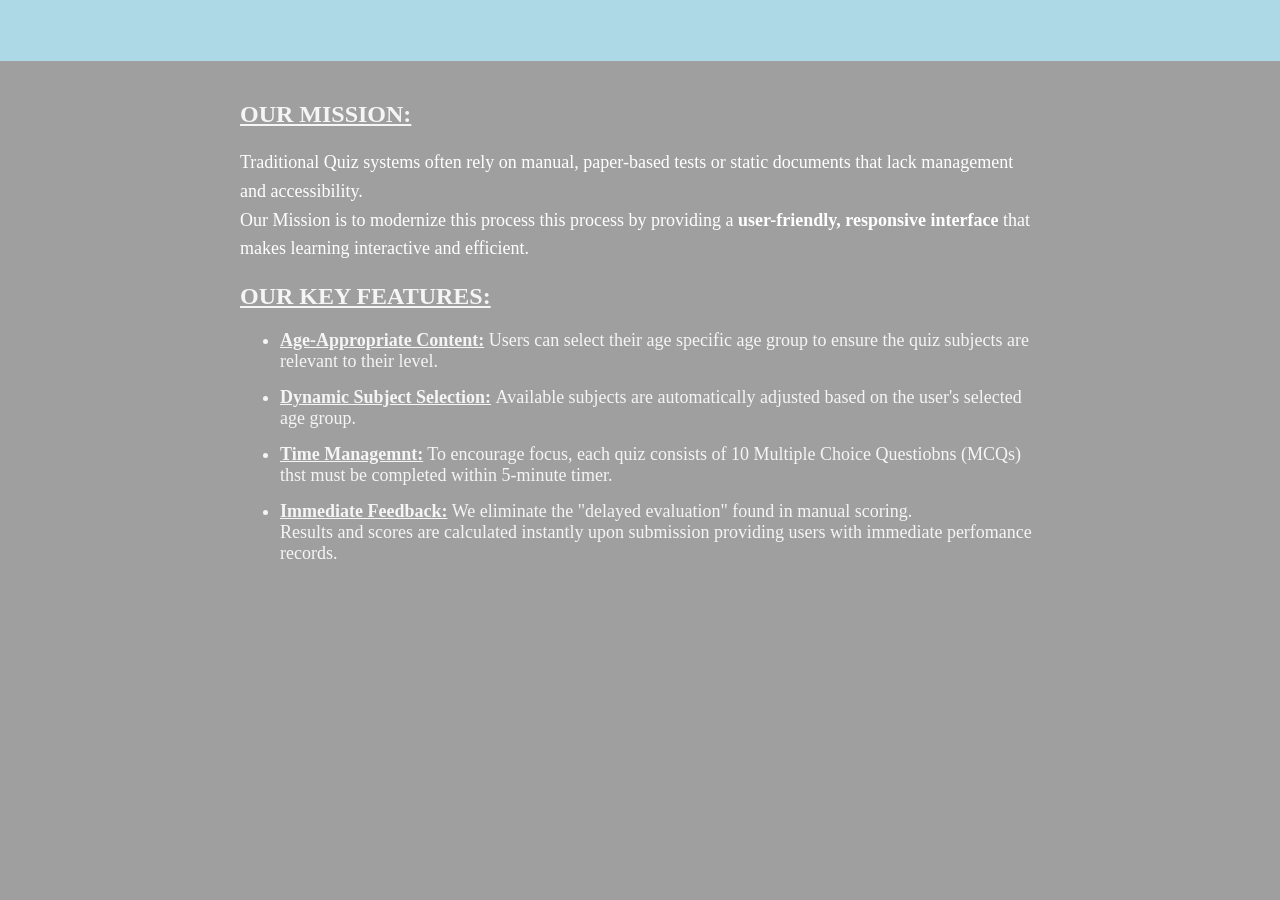
<file: about.html>
<!DOCTYPE html>
<html lang="en">
<head>
    <meta charset="UTF-8">
    <meta name="viewport" content="width=device-width, initial-scale=1.0">
    <title>About Quiz</title>
</head><style>
   body {
    margin: 0;
    padding: 0;
    min-height: 100vh;
    width: 100%;
    color: white;
    display: flex;
    flex-direction: column;
    overflow-x: hidden; 
    overflow-y: auto;
    background-size: cover;
    background-position: center;
    background-attachment: fixed;
}
    .content-wrapper {
    width: 90%; 
    max-width: 800px; 
    margin: 0 auto;
    padding: 20px;
}


body::before {
    content: "";
    position: fixed;
    top: 0;
    left: 0;
    width: 100%;
    height: 100%;
    background-image: url('https://static.vecteezy.com/system/resources/thumbnails/043/732/088/small_2x/question-mark-particle-appear-slow-float-and-faded-with-bubbles-on-the-dark-blue-background-free-video.jpg');
    background-size: cover;
    background-position: center;
    background-attachment: fixed;
    filter: blur(8px);
    background-color: rgba(65, 64, 64, 0.5); 
    background-blend-mode: darken;
    z-index: -1; 
    transform: scale(1.1);
}
.header-box {
    background-color: lightblue;
    text-align: center;
    color: black;
    padding: 10px;
    width: 100%;
}
 p{
    color:white;
    text-align: left;
    font-size:18px;
    font-family: Georgia, serif;
    line-height: 1.6;
 }
h2 {
 font-size: 24px;
 margin-top: 20px;
}

ul li {
    margin-bottom: 15px; 
}
</style>
<body>
<div class="header-box"> <marquee> <h1 style="font-family:Georgia; letter-spacing: 2px; color:navy; margin:0; text-align:center">
Making Knowledge Accessible & Fun</h1></marquee>
</div>
<div class="content-wrapper">
<h2 style="text-align: left; color:whitesmoke;"><U>OUR MISSION:</U></h2>
<p> Traditional Quiz systems often rely on manual, paper-based tests or static documents that lack management and accessibility.<br> Our Mission is to modernize this process this process by providing a <b>user-friendly, responsive interface</b> that makes learning interactive and efficient.</p>
<h2 style="color:whitesmoke"><U>OUR KEY FEATURES:</U></h2>
<ul style="color:whitesmoke; font-size: 18px; font-family: Georgia; text-align: left;">
<li><b> <u>Age-Appropriate Content:</u></b> Users can select their age specific age group to ensure the quiz subjects are relevant to their level.</li>
<li> <b><u> Dynamic Subject Selection:</u> </b>  Available subjects are automatically adjusted based on the user's selected age group.</li>
<li> <b><u>Time Managemnt:</u></b>  To encourage focus, each quiz consists of 10 Multiple Choice Questiobns (MCQs) thst must be completed within 5-minute timer.</li>
<li> <b><u>Immediate Feedback:</u></b>  We eliminate the "delayed evaluation" found in manual scoring. <br>Results and scores are calculated instantly upon submission providing users with immediate perfomance records.</li></ul>
</div></body>
</html>
</file>
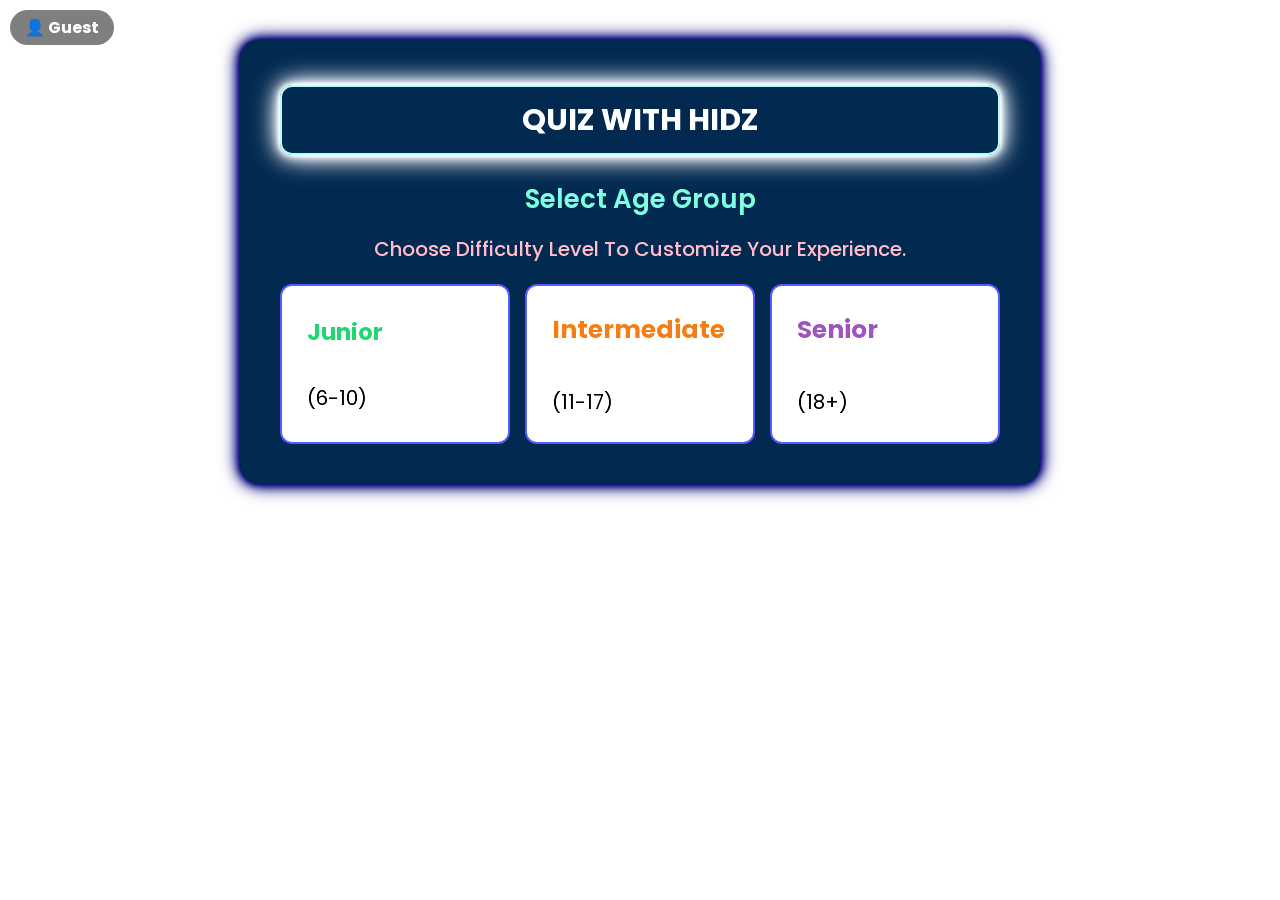
<file: age.html>
<!DOCTYPE html>
<html lang="en">
<head>
    <meta charset="UTF-8">
    <meta name="viewport" content="width=device-width, initial-scale=1.0">
    <title>Select Age Group- Quiz With Hidz</title>
    
    <link href="https://fonts.googleapis.com/css2?family=Poppins:wght@400;700&display=swap" rel="stylesheet" >
</head>
<style>
    *{
        margin: 0;
        padding:0;
        box-sizing: border-box;
        font-family: 'Poppins', sans-serif;
    }
 body{
        background-image:url('https://static.vecteezy.com/system/resources/thumbnails/043/732/088/small_2x/question-mark-particle-appear-slow-float-and-faded-with-bubbles-on-the-dark-blue-background-free-video.jpg') ;
   height:100%;
    width:100%;
     background-repeat:no-repeat;
     background-position:center;
     background-attachment: fixed;
     margin:0;
     color:white;
      background-size:cover;
      filter: brightness(100%) contrast(115%);
      image-rendering: smooth;
      align-items:center;
      display: flex;
      text-align: center;
    
      justify-content: center;
 }
    .config-card{
        background-color:#123456;
        text-align: center;
        width:90%;
        max-width: 800px;
        height: auto;;
        padding:40px;
        border-radius:20px;
        box-shadow:0 10px 30px rgba(0,0,0,0.05);
        margin: 40px auto;
        box-shadow: 0 0 5px rgb(3, 3, 99), 0 0 10px navy, 0 0 15px navy, 0 0 20px navy;
    }
    .title {
        font-weight: 700;
        font-size:30px;
        line-height:1.2;
        margin-bottom:10px;
        border-style: solid;
        border-color: paleturquoise;
        border-width: 2.5px;
        border-left: 0.3;
        border-right:0.3;
        padding:15px;
        border-radius: 12px;
        margin-top:5px;
        box-shadow:0 0 5px white, 0 0 10px white, 0 0 20px white, 0 0 30px white;
    }
    .section h2{
        color:aquamarine;
        font-weight:530;
        font-size:26px;
        margin-bottom:15px;
        margin-top:25px;
        text-align: center;
    }
    .section p{
        color:lightpink;
        font-weight: 450;
        font-size:20px;
        margin-bottom: 15px;
        text-align:center;
    }
    .section{
        text-align:left;
        margin-bottom: 20px;
        margin-top:20px;
    }
    .options-container{
        display: flex;
        gap:15px;
        flex-wrap: wrap;
        justify-content: center;
        margin-top: 20px;
    }
    .age-box{
        background-color:transparent;
        padding:30px 15px;
        cursor: pointer;
        transition: all 0.2s ease;
        font-size:13px;
        display: flex;
        flex: 1 1 200px;
        padding:25px;
        background: #fff;
        border-radius: 12px;
        max-width: 250px;
        flex-direction: column;
        justify-content: center;
        text-align: center;
        border: 2px solid #5d5fef; 
    }
    .age-box:hover{
        transform:translateY(-5px);
        background: #fff;
        transition: all 0.3s cubic-bezier(0.175, 0.885, 0.32, 1.275);   
    }
    .junior{
        color: #2ecc71;
        font-size:23px;
    }
    .junior p{
        color:black;
        font-size:20px;
    }
    .intermediate{
        color: #e67e22;
        font-size: 25px;
    }
    .intermediate p{
        color:black;
        font-size:20px;
    }
    .senior{
        color:#9b59b6;
        font-size: 25px;
    }
    .senior p{
        color:black;
        font-size:20px;
    }
    .button {
        border-color:lightcyan ;
    }
    .age-range{
        font-size:20px;
        margin-top: 0px;
        font-weight: 500px;
        opacity:1.5;
    }
    .age-box.junior:hover{
        border-color:#2ecc71;
        box-shadow:0 10px 20px rgba(46, 204, 113, 0.2), 0 0 15px rgba(46, 204, 113, 0.1);
    }
    .age-box.intermediate:hover{
        border-color:#e67e22;
        box-shadow:0 10px 20px rgba(230, 126, 34, 0.2), 0 0 15px rgba(230, 126, 34, 0.1);
    }
    .age-box.senior:hover{
        border-color:#9b59b6;
        box-shadow: 0 10px 20px rgba(155, 89, 182, 0.2), 0 0 15px rgba(155, 89, 182, 0.1);
    }
    .home-icon{
        position: absolute;
        top:20px;
        right:20px;
        text-decoration: none;
        transition:transform 0.3s ease;
    }
    .home-icon:hover{
        transform:scale(1.2);
    }
    .house-shape{
        width:25px;
        height:20px;
        background: whitesmoke;
        position: relative;
        border-radius: 2px;
    }
    .house-shape::before{
        content:'';
        position:absolute;
        top:-10px;
        left:-1px;
        width:0;
        height:0;
        border-left:13px solid transparent;
        border-right: 13px solid transparent;
        border-bottom: 11px solid whitesmoke;

    }
    .user-display {
    position: fixed;
    top: 15px;
    left: 15px;
    background: rgba(255, 255, 255, 0.2);
    padding: 8px 15px;
    border-radius: 20px;
    color: white;
    font-weight: bold;
    border: 1px solid rgba(255, 255, 255, 0.3);
    backdrop-filter: blur(5px);
    z-index: 2000; /* Ensures it stays on top */
}
    @media (max-width: 600px) {
    .config-card {
        padding: 20px 15px;
        margin-top: 20px;
    }

    .title {
        font-size: 22px; /* Smaller title for small screens */
        padding: 10px;
    }

    .age-box {
        flex: 1 1 100%; /* Take full width on phones */
        max-width: 100%;
        padding: 15px;
    }

    .section h2 {
        font-size: 20px;
    }
}
    </style>
<body>
    <div id="user-display" style="position: fixed; top: 10px; left: 10px; color: white; background: rgba(0,0,0,0.5); padding: 5px 15px; border-radius: 20px; font-weight: bold; z-index: 9999;">
    👤 <span id="display-name">Guest</span>
</div>

<script>
    window.addEventListener('load', function() {
        const displayName = document.getElementById('display-name');
        const savedName = localStorage.getItem('quizUserName');

        if (savedName && displayName) {
            displayName.innerText = savedName;
        }
    });
</script>

    
    <div class="config-card">
        <a href="login.html" class="home-icon" title="Go To Login">
            <div class="house-shape"></div></a>
        </a>
            <h1 class="title">QUIZ WITH HIDZ</h1>
            <div class="section">
            <h2> Select Age Group</h2>
            <p> Choose Difficulty Level To Customize Your Experience.</p>
        </div>
        <div class="options-container">
            <button class="age-box junior" onclick="window.location.href='subjects.html?group=junior'">
                <strong> Junior</strong>
               <br> <p class="age-range"> (6-10)</p>
            </button>
            <button class="age-box intermediate" onclick="window.location.href='subjects.html?group=intermediate'">
                <strong>Intermediate </strong>
               <br> <p class="age-range"> (11-17)</p>
            </button>
            <button class="age-box senior" onclick="window.location.href='subjects.html?group=senior'">
                <strong> Senior</strong>
                <br><p class="age-range"> (18+)</p>
            </button>
        
        </div>
    </div>
 
</body>
</html>
</file>
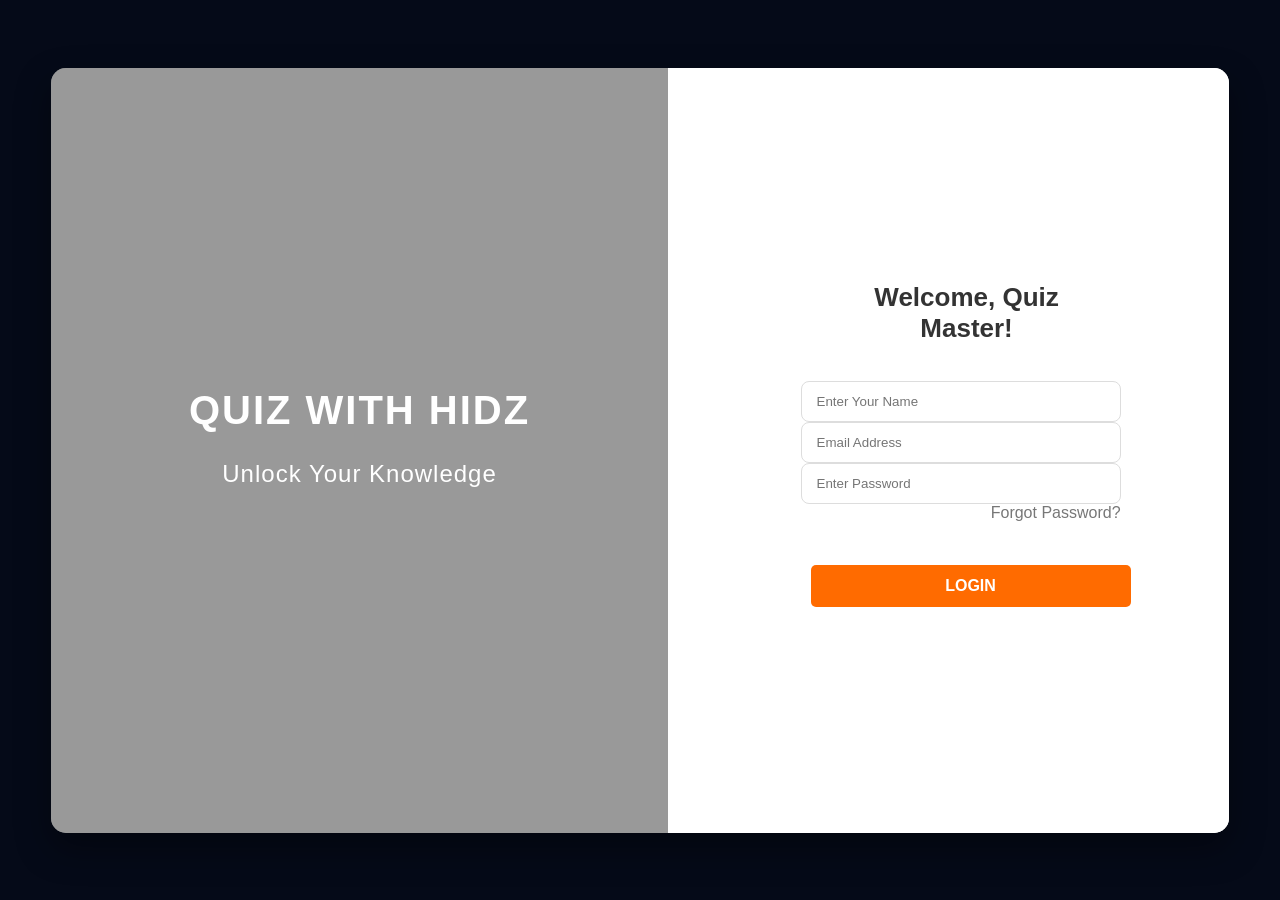
<file: login.html>
<!DOCTYPE html>
<html lang="en">
<head>
    <meta charset="UTF-8">
    <meta name="viewport" content="width=device-width, initial-scale=1.0">
    <title>Document</title>
</head>
<style>
   body{
        margin:0;
        display:flex;
        justify-content:center ;
        align-items: center;
        min-height: 100vh;
        background-color:#050a18;
        font-family: 'Seoge UI', 'Segoe UI', Tahoma, Geneva, Verdana, sans-serif;
       padding:20px;
       box-sizing: border-box;
}
    
.login-card{
    display: flex;
    height:85vh;
    background: #fff;
    width: 95%;
    max-height: 800px;
    max-width: 1200px;
    min-height:500px;
    box-shadow: 0 15px 35px rgba(0,0,0,0.4);
    overflow:hidden;
    border-radius: 15px;
}
    @media (max-width: 850px) {
    .login-card {
        flex-direction: column;
        height: auto;
        max-height: none;
        width: 100%;
    }
    
    .left-panel {
        height: 300px;
    }

    .left-panel h1 {
        font-size: 1.8rem;
    }

    .right-panel {
        padding: 30px 20px;
    }
}
.left-panel{
    flex:1.2;
    background: linear-gradient(rgba(0,0,0,0.4), rgba(0,0,0,0.4)), 
    url('https://thumbs.dreamstime.com/b/brain-bulb-ai-generated-image-289682737.jpg');
   background-position:center 20%;
    display: flex;
    background-size:cover;
    flex-direction: column;
    justify-content: center;
    align-items: center;
    text-align: center;
    color:white;
    padding: 20px;
    overflow:hidden;
}
.left-panel .logo{
    width: 120px;
    filter: drop-shadow(0 0 10px rgba(255, 255, 255, 0.5));
}
.left-panel h1{
    font-size: 2.5rem;
    letter-spacing: 2px;
    margin-top:0px;
    font-weight:300px;
}
.left-panel p{
    font-size:1.5rem ;
    letter-spacing: 1px;
    font-weight: 230px;
}
.right-panel{
    flex:1;
    display: flex;
    justify-content: center;
    align-items: center;
    padding: 40px;
    overflow-y: auto;
    background: #ffffff;
}
.form-container{
    width:100%;
    max-width: 320px;
}
.form-container h2{
    margin-bottom: 25px;
    margin-left: 36px;
    text-align: center;
    color:#333;
    font-weight: 600px;
    font-size: 26px;
}
.input{
    margin-bottom: 20px;
    width:100%;
    padding: 12px;
    border-radius:5px;
}
.input input{
    width:100%;
    padding: 12px 15px;
    border:1px solid #ddd;
    border-radius: 8px;
    box-sizing: border-box;
}
.input input:focus{
    border-color: #ff6b00;
}
.login-btn{
    width: 100%;
    padding: 12px;
    background: #ff6b00;
    border:none;
    border-radius: 5px;
    color:white;
    font-weight: 600;
    font-size: 16px;
    cursor: pointer;
    margin-top: 10px;
    margin-left: 10px;
    transition: background 0.3s;
}
.login-btn:hover{
    background: #e65a00;
}
.forgot-pass{
    display: block;
    text-align: right;
    font-size: 1rem;
    color:#777;
    text-decoration: none;
    margin-bottom:15px;
}


</style>
<body>
    <div class="login-card">
    <div class="left-panel">
 <DIV class="overlay-text"> 
    <h1>QUIZ WITH HIDZ</h1>
<p> Unlock Your Knowledge </p></DIV>
    </div>
    <div class="right-panel">
        <div class="form-container">
            <h2> Welcome, Quiz Master!</h2>
            <form id="loginForm">
                <div class="input">
                    <input type="text" id="username-input" placeholder="Enter Your Name" required><br>
                <input type="email" id="email" placeholder="Email Address" required><br>
                <input type="password" id="password" placeholder="Enter Password" required><br>
                <a href="#" class="forgot-pass"> Forgot Password?</a><br>
                <button type="submit" class="login-btn"> LOGIN</button><br>
            </form>
        </div>
    </div>
<script>

       const myForm= document.getElementById('loginForm');
       myForm.addEventListener('submit', function(event){
        event.preventDefault();
        const emailvalue= document.getElementById('email').value;
        const passvalue= document.getElementById('password').value;
        if (emailvalue!=="" && passvalue!=="") {
            window.location.href="age.html";
        }
        else{
            alert("Please Fill In Your Name, Email And  Password.");
        }
        });
  
    document.getElementById('username-input').addEventListener('input', function() {
        localStorage.setItem('quizUserName', this.value);
    });

   
    function goToSubjects(ageGroup) {
        const nameInput = document.getElementById('username-input').value;

        if (nameInput.trim() === "") {
            alert("Please enter your name to continue!");
            return;
        }
        window.location.href = "subjects.html?group=" + ageGroup;
    }

    </script>
</body>
</html>
</file>
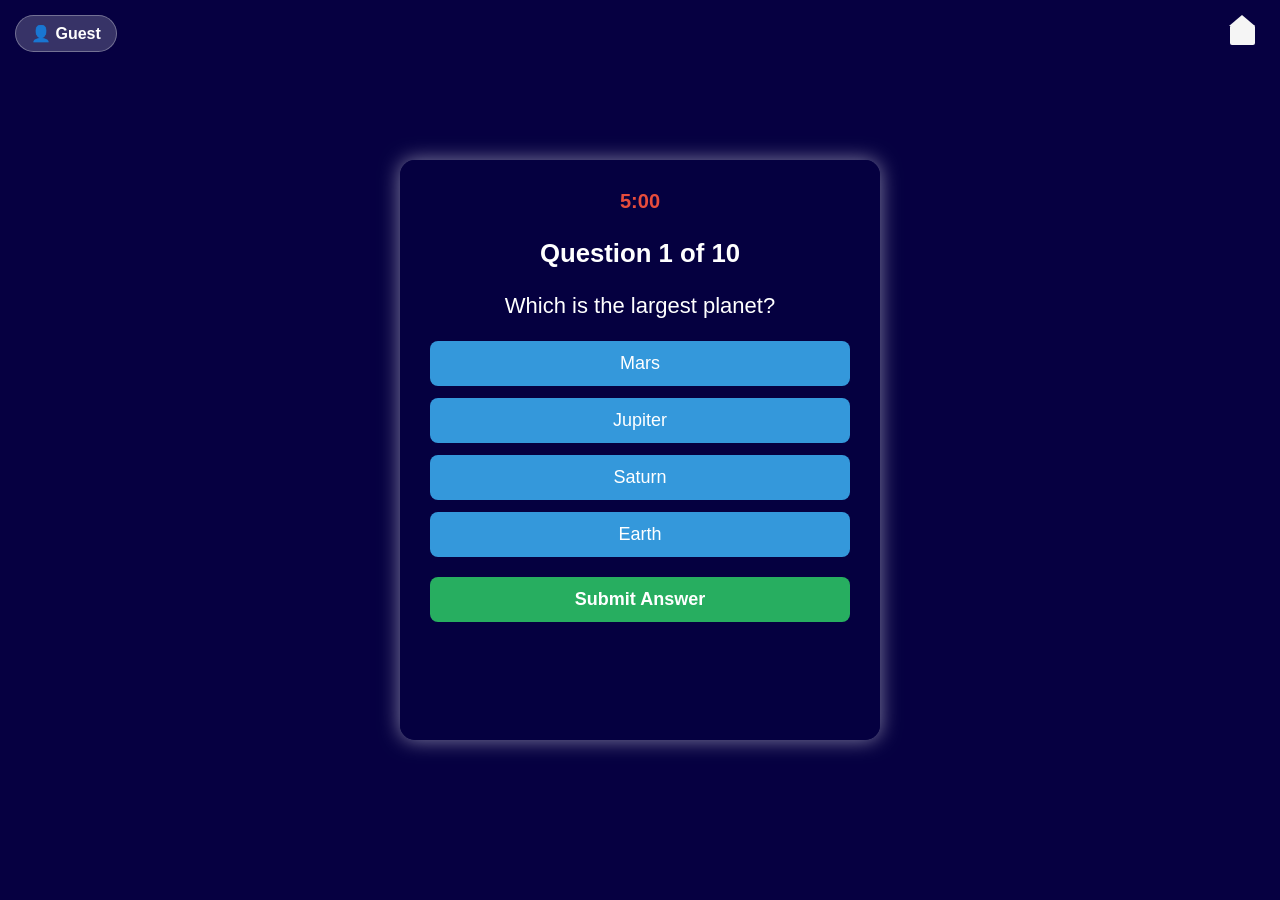
<file: QuizPanel.html>
<!DOCTYPE html>
<html lang="en">
<head>
    <meta charset="UTF-8">
    <meta name="viewport" content="width=device-width, initial-scale=1.0">
    <title>Quiz With Hidz</title>
    <style>
        .hidden { display: none !important; }
        body {
            background-color: #060041;
            background-image: url('https://static.vecteezy.com/system/resources/thumbnails/043/732/088/small_2x/question-mark-particle-appear-slow-float-and-faded-with-bubbles-on-the-dark-blue-background-free-video.jpg');
            background-size: cover;
            display: flex;
            justify-content: center;
            align-items: center;
            min-height: 100vh;
            margin: 0;
            font-family: Arial, sans-serif;
        }
        .user-display {
    position: fixed;
    top: 15px;
    left: 15px;
    background: rgba(255, 255, 255, 0.2);
    padding: 8px 15px;
    border-radius: 20px;
    color: white;
    font-weight: bold;
    border: 1px solid rgba(255, 255, 255, 0.3);
    backdrop-filter: blur(5px);
    z-index: 2000; /* Ensures it stays on top */
}

        /* FIXED: Increased Z-Index to ensure buttons are clickable */
        .Quiz-container {
            background: rgba(6, 0, 65, 0.95);
            padding: 30px;
            border-radius: 15px;
            width: 420px;
            min-height: 520px;
            text-align: center;
            color: white;
            font-size: 22px;
            box-shadow: 0 0 20px rgba(255, 255, 255, 0.5);
            position: relative;
            z-index: 999; 
        }

        .option-btn {
            display: block;
            width: 100%;
            margin: 12px 0;
            padding: 12px;
            background-color: #3498db;
            color: white;
            border: none;
            border-radius: 8px;
            cursor: pointer;
            font-size: 18px;
            transition: 0.3s;
            position: relative;
            z-index: 1000; /* Highest priority */
        }
     .house-shape {
    width: 25px;
    height: 20px;
    background: whitesmoke;
    border-radius: 2px;
    
    /* Position it in the Top Right */
    position: fixed; 
    top: 25px;      /* Distance from top */
    right: 25px;    /* Distance from right */
    
    z-index: 100;   /* Keeps it above all other layers */
    cursor: pointer;
    transition: transform 0.3s ease;
}

/* Your roof code stays the same */
.house-shape::before {
    content: '';
    position: absolute;
    top: -10px;
    left: -1px;
    width: 0;
    height: 0;
    border-left: 13px solid transparent;
    border-right: 13px solid transparent;
    border-bottom: 11px solid whitesmoke;
}

.house-shape:hover {
    transform: scale(1.2);
}

        .option-btn:hover { background-color: #2980b9; transform: scale(1.02); }
        .option-btn.selected { background-color: #f39c12 !important; border: 2px solid white; }
        
        .submit-btn { background-color: #27ae60 !important; font-weight: bold; margin-top: 20px; }

        .star-container { margin: 18px 0; height: 65px; }
        .star { font-size: 70px; color: #333; display: inline-block; opacity: 0; transform: scale(0); margin: 0 5px; }
        .star.animate { animation: popIn 0.5s forwards; }
        .star.glow { color: #f1c40f; text-shadow: 0 0 20px #f1c40f; }

        @keyframes popIn {
            0% { transform: scale(0); opacity: 0; }
            70% { transform: scale(1.3); opacity: 1; }
            100% { transform: scale(1); opacity: 1; }
        }

        .review-box { 
            text-align: left; background: rgba(0,0,0,0.5); 
            padding: 15px; margin-top: 15px; border-radius: 8px; 
            max-height: 200px; overflow-y: auto; font-size: 15px;
            border: 1px solid #444;
        }
    </style>
</head>
<body>
 
        <a href="login.html" class="home-icon" title="Go To Login">
            <div class="house-shape"></div></a>
        </a>
         <div id="user-name-tag" class="user-display">👤 <span id="display-name">Guest</span></div>
    <div class="Quiz-container">
        <div id="quiz-box">
            <div id="timer" style="font-weight: bold; color: #e74c3c; font-size: 20px;">5:00</div>
            <h3 id="qs-content">Question 1</h3>
            <p class="qs-text">Loading...</p>
            <div id="options"></div>
            <button id="next-btn" class="option-btn submit-btn" onclick="submitAnswer()">Submit Answer</button>
        </div>

        <div id="result" class="hidden">
            <h2>Quiz Finished!</h2>
            <div class="star-container">
                <span id="star1" class="star">★</span>
                <span id="star2" class="star">★</span>
                <span id="star3" class="star">★</span>
            </div>
            <p id="final-score" style="font-size: 24px; color: #f1c40f; font-weight: bold;"></p>
            
            <button class="option-btn" style="background:#9b59b6" onclick="toggleReview()">Review Answers</button>
            <button class="option-btn" onclick="location.reload()">Try Again</button>
            <button class="option-btn" style="background:#e67e22" onclick="changeSubject()">Change Subject</button>
           <a href="index.html">  <button class="option-btn" type="submit" value="logout" onclick=""><b>LOGOUT</b></button></a>
 
            <div id="review-list" class="review-box hidden"></div>
        </div>
    </div>

<script>
  window.onload = function() {
    const savedName = localStorage.getItem('quizUserName');
    if (savedName) {
        document.getElementById('display-name').innerText = savedName;
    }
    
};
const questions = {
    junior: {
        GK: [
            {q: "Which is the largest planet?", o: ["Mars", "Jupiter", "Saturn", "Earth"], a: 1},
            {q: "Days in a normal year?", o: ["300", "365", "366", "356"], a: 1},
            {q: "Tallest animal on Earth?", o: ["Elephant", "Lion", "Bear", "Giraffe"], a: 3},
            {q: "Colors in a rainbow?", o: ["5", "6", "7", "8"], a: 2},
            {q: "Which is the 'Red Planet'?", o: ["Venus", "Mars", "Jupiter", "Mercury"], a: 1},
            {q: "What do bees make?", o: ["Milk", "Honey", "Juice", "Water"], a: 1},
            {q: "How many legs does a spider have?", o: ["6", "8", "4", "10"], a: 1},
            {q: "Capital of France?", o: ["London", "Berlin", "Paris", "Rome"], a: 2},
            {q: "Which fruit fell on Newton?", o: ["Banana", "Apple", "Pear", "Orange"], a: 1},
            {q: "Fastest land animal?", o: ["Lion", "Cheetah", "Tiger", "Horse"], a: 1}
        ],
       Maths: [
            {q: "What is the sum of 5 + 5?", o: ["11", "4", "10", "7"], a: 2},
            {q: "How many sides does a hexagon have?", o: ["3", "7", "9", "6"], a: 3},
            {q: "Which is larger: 74 or 47?", o: ["47", "74", "Both", "None"], a: 1},
            {q: "2 x 3 = ?", o: ["5", "6", "8", "4"], a: 1},
            {q: "10 - 4 = ?", o: ["5", "6", "7", "4"], a: 1},
            {q: "What comes after 19?", o: ["18", "21", "20", "22"], a: 2},
            {q: "How many corners in a square?", o: ["3", "4", "5", "0"], a: 1},
            {q: "Half of 20?", o: ["5", "10", "15", "2"], a: 1},
            {q: "3 + 3 + 3 = ?", o: ["6", "12", "9", "10"], a: 2},
            {q: "Double of 4?", o: ["6", "8", "10", "12"], a: 1}
        ],
        Science: [
            {q: "Which part of the plant makes food?", o: ["Roots", "Leaves", "Stem", "Flower"], a: 1},
            {q: "Which gas do we inhale?", o: ["Carbon", "Sulphur", "Helium", "Oxygen"], a: 3},
            {q: "Who studies space and stars?", o: ["Poet", "Astronomer", "Teacher", "Scientist"], a: 1},
            {q: "What is ice?", o: ["Solid", "Liquid", "Gas", "Plasma"], a: 0},
            {q: "Boiling point of water?", o: ["50°C", "90°C", "100°C", "120°C"], a: 2},
            {q: "Largest organ of human body?", o: ["Heart", "Brain", "Skin", "Lungs"], a: 2},
            {q: "Main source of energy for Earth?", o: ["Moon", "Sun", "Stars", "Electricity"], a: 1},
            {q: "How many senses do humans have?", o: ["4", "5", "6", "7"], a: 1},
            {q: "What do plants need to grow?", o: ["Soda", "Water", "Coffee", "Sand"], a: 1},
            {q: "Earth's only natural satellite?", o: ["Mars", "Sun", "Moon", "Venus"], a: 2}
        ],
        Fun: [
            {q: "What is the name of toy cowboy in the movie Toy Story?", o:["Woody", "Sid", "Hamm","Buzz Lightyear"], a:0},
            {q: "Who lives in a pineapple under the sea?", o:["Masha & Bear", "SpongeBob SquarePants", "Tom & Jerry", "Oggy & Cockroaches"], a:1},
            {q: "What is the namme of the snowman in Frozen who likes warm hugs?", o:["Swen", "Olaf", "Kristroff", "Bruni"], a:1},
            {q: "Which superhero can climb the walls and shoot webs from his hands?", o:["Hulk", "Power Rangers", "Spider-Man", "Thor"], a:2},
            {q: "What color are the Smurfs?", o:["Green", "Pink", "White", "Blue"], a:3},
            {q: "In the Harry Potter books, what is the name of the school for wizards?", o:["Hogwarts","Willowshade Sanctrum", "Elderwood Academy", "Glintstone School Of Charms"], a:0},
            {q:"In the movie Finding Nemo, what kind of fish is Nemo?", o:["Blue Tang", "Goldfish", "Shark", "Clownfish"], a:3},
            {q:"Which yellow, electric-type Pokémon is the best friend and partner of the trainer Ash Ketchum?", o:["Charmandar", "Squirtle", "Pikachu","Eevee"], a:2},
            {q:"Which famous singer is known for her 'Eras Tour' and songs like 'Shake It Off'?", o:["Araiana Garnde", "Taylor Swift", "Billie Eilish", "Sabrina Carpenter"], a:1},
            {q:"What is the name of Mickey Mouse's pet dog?", o:["Eric", "Olaf", "Dumbo", "Pluto"], a:3},
        ]
    },
     intermediate: {
        GK: [
            {q: "Capital of India?", o: ["Mumbai", "New Delhi", "Kolkata", "Chennai"], a: 1},
            {q: "Largest ocean?", o: ["Atlantic", "Pacific", "Indian", "Arctic"], a: 1},
            {q: "Who wrote Romeo and Juliet?", o: ["Shakespeare", "Homer", "Dickens", "Twain"], a: 0},
            {q: "Currency of USA?", o: ["Euro", "Pound", "Dollar", "Yen"], a: 2},
            {q: "Longest river in the world?", o: ["Amazon", "Nile", "Ganges", "Mississippi"], a: 1},
            {q: "Which country has the most population?", o: ["USA", "China", "India", "Russia"], a: 2},
            {q: "First man to walk on the moon?", o: ["Buzz Aldrin", "Neil Armstrong", "Yuri Gagarin", "Elon Musk"], a: 1},
            {q: "Smallest continent?", o: ["Europe", "Africa", "Australia", "Antarctica"], a: 2},
            {q: "Which planet is known as the Blue Planet?", o: ["Mars", "Earth", "Neptune", "Uranus"], a: 1},
            {q: "How many continents are there?", o: ["5", "6", "7", "8"], a: 2}
        ],
        Science:[
             {q: "Which part of the plant cell is responsible for photosynthesis, giving plants their green color?", o:["Nucleus", "Chloroplast", "Cell Wall", "Mitochondria"], a:1},
             {q: "According to Newton's First Law of Motion, an object at rest will stay at rest unless acted upon by what?", o:["An unbaalnced force", "Velocity", "Friction", "Gravity"], a:0},
             {q: "Which of the following is a 'Chemical Change'?", o:["Chopping wood", "Dissolving sugar in tea", "iron rsuting", "Ice melting into water"], a:2},
             {q: "What is the pH value of pure, neutral water?", o:["14", "7", "10", "0"], a:1},
             {q: "Which planet is known as the 'Red Planet' due to the iron oxide on its surface?", o:["Jupiter", "Saturn", "Venus", "Mars"], a:3},
             {q: "In a human body, which gas is exchanged for Oxygen in the lungs to be exhaled?", o:["hydrogen", "Carbon dioxide", "Nitrogen", "Helium"], a:1},
             {q: "What is the primary source of energy for the Earth's water cycle?", o:["The Sun", "The Moon", "Wind", "Volcanoes"], a:0},
             {q: "Which state of matter has a definite volume but takes the shape of its container?", o:["gas", "Solid", "Liquid", "Plasma"], a:2},
             {q: "Sound waves cannot travel through which of the following?", o:["A Vaccum", "Air", "Steel", "Water"], a:0},
             {q: "What is the chemical symbol for the elment Gold?", o:["Au", "Gd", "Ag", "Fe"], a:0},
     ],

        Maths:[
            {q: "Which of these numbers is a 'Prime number'?", o:["15", "9", "13", "21"], a:2},
            {q: "If a square has a perimeter of 20 cm, what is the length of one side?", o:["4 cm", "10 cm", "5 cm", "25cm"], a:2},
            {q: "What is the value of X in the equation: 2X + 10 =30 ", o:["20", "10", "15", "5"], a:1},
            {q: "If you roll a standard 6-sided die, what are the chnaces of rolling an Even number", o:["2 out of 3", "1 out of 6", "1 out of 3", "1 out of 2"], a:3}, 
            {q: "What is 2 to the power of 4 ie. (2)^4 ?", o:["16", "8", "32", "6"], a:0},
            {q: "A triangle has angles of 60° and 40°. What is the measurement of the third angle?", o:["180°","100°", "80°", "90°"], a:2},
            {q: "If a car travels at 60 miles per hour, how far will it trabvel in 2.5 hours?", o:["130 miles", "150 miles", "180 miles", "120 miles"], a:1},
            {q: "What is the square root of 144?", o:["11", "72", "12", "14"], a:2},
            {q: "IF you have 3 apples and 4 oranges in your bag, what is the ratio of apples to the total number of fruit?", o:["3:7", "3:4", "4:7", "7:3"], a:0},
            {q: "What is any non-zero number raised to the power of 0?", o:["0", "1", "The number itself", "Infinity"], a:1},
        ],
        SocialStudies: [
            {q: "In which country would you find the Effiel Tower?", o:["Italy", "France", "Germany", "Spain"], a:1 },
            {q: "What is the Statue of Liberty made of that gives it its green color? ", o:["Painted Steel", "Green Stones", "Copper", "Plastic"], a:2 },
            {q: "If you are looking at a map, which direction is usually located at the bottom?", o:["North", "East", "South", "West"], a:2},
            {q: "Which famous wall was build to protect the northern borders of the Chinese Empire?", o:["The Berlin Wall", "The Western Wall", "The Great Wall Of China", "The Roman Wall"], a:2},
            {q: "Which of these is a duty of a good citizen?", o:["Ignoring the news", "Voting in elections", "Braeking minor rules", "Never helping neighbours"], a:1},
            {q: "Mount Everest, the highest point on earth, is located in which mountain range?", o:["The Andes", "The Rockies", "The Himalayas", "The Alps"], a:2},
            {q: "Which of these is a 'Renewable resource'?", o:["Coal", "Natural Gas", "Solar Energy", "Nuclear Energy"], a:2},
            {q: "What is the name of the document that serves as the supreme law of the United states?", o:["The Declaration of Independence", "the Constitution", "The Magna Carta", "The Bills Of Rights"], a: 1},
            {q: "Which continent is known as the 'Dark Continent' and is home to the Sahara Desert?", o:["Asia", "Australia", "Africa", "South America"], a:2 },
            {q: "Who was the first President of India?", o:["Jawaharlal Nehru", "Atal Bihari Vajpayee", "Gandhiji", "Dr. Rajendra Prasad"], a:3 },
        ],
        Computer: [
            {q: "What is often called the 'brain' of the computer because it processes all the instructions?", o:["Monitor", "Keyboard", "CPU (Central Processing Unit)", "Hard Drive"], a:2},
            {q: "Which of these is an example of an 'Operating System'?", o:["Google Chrome", "Microsoft Windows", "Microsoft Word", "YouTube"], a:1},
            {q: "In computer coding, what is a 'Bug'?", o:["A tiny insect inside the computer.", "An error in the code that prevents if from working properly.","A type of computer mouse.", "A fast way to type."], a:1},
            {q: "What does 'WWW' stand for in a website address?", o:["World Wide Weapon", "Wild West Web", "World Wide Web", "World Wide Wireless"], a:2},
            {q: "Which of these is used to store data even when the computer is turned off?", o:["Hard Drive", "RAM", "Processor", "Power Supply"], a:0},
            {q: "What is the main purpose of an 'Antivirus' Program?", o:["To make the computer type faster.", "To play video games", "To protect the computer from harmful software and hackers.", "To clean the dust off the screeen"], a:2},
            {q: "What is the process of finding and fixing errors in a computer program called?", o:["Coding", "Debugging", "Scanning", "Logging"], a1:1},           
            {q: "What do we call the physical parts of a computer that you can touch?", o:["Software", "Hardware", "malware", "Cloud"], a:1},
            {q: "in a 'Binary' system, computers use only two digits to represent data. What are they?", o:["1 and 2", "A and B", "0 and 1", "5 and 10"], a:2},
            {q: "Which key on the keyboard allows you to move to a new line when typing?", o:["Spacebar", "Shift", "Escape", "Enter"], a:3},
        ]
    },
    senior: {
        AdvancedScience:[
                {q: "Which principle states that two identical fermions cannot occupy the same quantum state simultaneously?", 
                o:["Heisenberg Uncertainty Principle", "Pauli Exclusion Principle", "Aufbau Principle", "Hund's Rule"], a:1},
                {q: "In an SN2 reaction, what happens to the stereochemistry of a chiral center?", 
                o:["It remains the same (Retention).", "It forms a 50/50 racemic mixture.", "It is inverted (Walden Inversion).", "The chiral center is destroyed."], a:2},
                {q: "Which DNA repair mechanism is specifically responsible for fixing thymine dimers caused by UV radiation?",
                 o:["Mismatch Repair (MMR)", "Base Excision Repair (BER)", "Nucleotide Excision Repair (NER)", "Homologous Recombination"],a:2},
                {q: "A process that occurs without any heat transfer between a system and its surroundings is called:", 
                o:["Isothermal", "Isobaric", "Isochoric", "Adiabatic",], a:3},
                {q: "Which particle is known as the 'force carrier' for the electromagnetic interaction?",
                o:["Gluon", "W-Boson", "Graviton", "Photon"], a:3},
                {q: "In CRISPR-Cas9 technology, what is the role of the 'guide RNA' (gRNA)?", 
                o:["It acts as the molecular 'scissors' to cut the DNA.", "t provides the template for DNA repair.", 
                "It directs the Cas9 enzyme to a specific target sequence in the genome.", "It prevents the DNA from re-annealing."], a:2},
                {q: "Which neurotransmitter is primarily involved in the 'reward' pathway and motor control?",
                 o:["Serotonin", "Acetylcholine", "Dopamine", "GABA"], a:2},
                {q: "According to Einstein, gravity is not a 'force' in the traditional sense, but rather:", 
                o:["An electromagnetic wave", "The result of the Higgs field.", "The curvature of space-time caused by mass and energy.", "A flow of subatomic particles called gravitons."], a:2},
                {q: "In Chromatography, the 'Retention Factor' (Rf) is calculated as:", o:["Distance traveled by solvent / Distance traveled by substance",
                    "Distance traveled by substance / Distance traveled by solvent", "Concentration of solute / Concentration of solvent", "Temperature / Pressure"], a:1},
                {q: "Which part of the human body is often called the 'powerhouse' because it creates energy?", o:["Nucleus", "Ribosome", "Mitochondria", "Cytoplasm"], a:2},
    ],
      Economics: [
  {q: "What is the primary reason why we must make choices in an economy?", o: ["Abundance", "Scarcity", "Surplus", "Inflation"], a: 1 },
  {q: "If the price of a product increases, what usually happens to the 'Quantity Demanded'?", o: ["It increases", "It stays the same", "It decreases", "It doubles"], a: 2 },
  {q: "Which of these is a 'Fixed Expense' in a monthly budget?",  o: ["Grocery bills", "Entertainment", "Rent or Mortgage", "Clothing"], a: 2 },
  {q: "What is 'Inflation'?", o: ["The rise in the general level of prices over time", "A decrease in the money supply", "The total value of all goods produced", "A type of stock market tax"],  a: 0 },
  {q: "What is the main purpose of a 'Bank Account'?", o: ["To print new currency", "To store money safely and earn interest", "To control the national debt", "To buy government bonds"], a: 1 },
  {q: "In a 'Market Economy', who primarily determines the prices of goods?", o: ["The Government", "The Central Bank", "Buyers and Sellers", "A single corporation"], a: 2 },
  {q: "What does 'GDP' stand for in economics?", o: ["Gross Domestic Product", "General Deposit Plan", "Global Debt Percent", "Government Dividend Policy"], a: 0 },
  {q: "What is 'Diversification' in investing?", o: ["Investing all money into one stock", "Spreading investments across different assets to reduce risk", "Withdrawing all money from the bank", "Borrowing money to buy luxury items"], a: 1 },
  {q: "What is an 'Opportunity Cost'?", o: ["The total cost of production", "The value of the next best alternative given up", "A discount offered by sellers", "The tax paid on a purchase"], a: 1 },
  {q: "What is a 'Budget Deficit'?", o: ["When spending is less than income", "When income and spending are equal", "When spending exceeds income", "When the stock market crashes"], a: 2 }
],
      Tech:[
        {q: "What is a common term for a data point that is significantly different from the rest of the observations in a dataset?", 
        o:["Insider", "Oulier", "Extreme", "Error"], a:1},
        {q: "Which of the following is an example of 'Unsupervised Learning'?", o:["Predicting house prices based on square footage.",
            "Classifying emails as Spam or Not Spam.","Clustering customers into groups based on purchasing behavior without prior labels.",
        "Training a self-driving car using human-labeled video frames."], a:2},
        {q: "In a dataset, a column containing 'True' or 'False' values is known as what data type?", o:["nteger", "String", "Float", "Boolean"], a:3},
        {q: "What does the 'GPT' in ChatGPT stand for?", 
        o:["General Programmed Technician", "Generative Pre-trained Transformer", "Global Processing Tool", "Google Python Terminal"], a:1},
        {q: "Which type of chart is best for showing the relationship or correlation between two numerical variables?", 
        o:["Pie Chart", "Bar Chart", "Scatter Plot", "Histogram"], a:2},
        {q: "What is a 'chatbot' trying to pass if it aims to exhibit behavior indistinguishable from a human?", 
        o:["The Turing Test", "The Einstein Exam", "The Silicon Challenge", "The Binary Bar"], a:0},
        {q: "Which programming language is the most popular for Data Science due to its readability and large library support?", 
        o:["HTML", "Python", "C++", "JavaScript"], a:1},
        {q: "In the '3 Vs' of Big Data, we have Volume and Variety. What is the third 'V'?", o:["Validity", "Velocity", "victory", "Visibility"], a:1},
        {q: "Which algorithm is often used to predict a numerical value (like a house price) based on input features?", o:["Linear Regression", 
        "K-Means Clustering", "Facial Recognition", "Sorting"], a:0},
        {q: "Which type of AI is designed to genearte new content, such as text, images, or music?", o:["Supervised Learning", "Generative AI", "Reinforcement Learning", "Linear Regression"], a:1},
      ],
      Law:[
        {q: "Which system of government is characterized by a single leader or small group holding absolute power with little to no constitutional limitations?",
         o:["Democracy", "Republic", "Authoritarianism", "Federalism"], a:2},
        {q: "Which legal tradition, used in most of the United States and the UK, relies heavily on judicial precedents and 'judge-made' law?", 
        o:["Civil Law", "Common Law", "Sharia Law", "Canonical Law"], a:1},
        {q: "The principle that a state has the power to govern itself without interference from outside bodies is known as:", 
        o:["Diplomacy", "Globalism", "Sovereignty", "Hegemony"], a:2},
        {q: "What is the primary purpose of a 'Bill of Rights' in a constitution?", o:["To outline the salaries of government officials.",
         "To define the borders of the country.", "To protect individual liberties against government overreach.", "To establish a national religion."], a:2},
        {q: "In a 'Separation of Powers' model, which branch is responsible for interpreting the law and determining its constitutionality?", 
        o:["Legislative Branch", "Executive Branch", "Judicial Branch", "Bureaucratic Branch"], a:2},
        {q: "What is the legal term for the principle that a person is considered 'innocent until proven guilty'?",
         o:["Habeas Corpus", "Double Jeopardy", "The Presumption of Innocence", "Due Process"], a:2},
        {q: "Which famous philosopher is known for the 'Social Contract' theory, suggesting people give up some freedoms to a government in exchange for protection?", 
        o:["Socrates", "Thomas Hobbes", "Karl Marx", "Friedrich Nietzsche"], a:1},
        {q: "In a civil lawsuit (such as a contract dispute), the person or party who files the complaint is called the:", 
        o:["Defendant", "Prosecutor", "Plaintiff", "Bailiff"], a:2},
        {q: "A 'Proportional Representation' voting system is one where:", o:["The candidate with the most votes wins the entire district.",
        "Parties gain seats in proportion to the number of votes they receive.", "Only two parties are allowed to compete.",
         "The leader is chosen by a monarch."], a:1},
        {q: "The 'Universal Declaration of Human Rights' (1948) was adopted by which international organization?", 
        o:["The World Bank", "The European Union", "The United Nations", "The Red Cross"], a:2},
        
      ]
    }
};
   

    let activeQuestions = [];
    let currentQ = 0;
    let score = 0;
    let timeLeft = 300;
    let timerInterval;
    let selectedIdx = null;
    let userAnswers = [];

    function StartQuiz() {
        const params = new URLSearchParams(window.location.search);
        const age = params.get('age') || 'junior';
        const sub = params.get('subject') || 'GK';
        activeQuestions = (questions[age] && questions[age][sub]) ? questions[age][sub] : [];
        if (activeQuestions.length > 0) { loadQuestion(); startTimer(); }
    }

    function startTimer() {
        timerInterval = setInterval(() => {
            if (timeLeft <= 0) { showResult(); return; }
            timeLeft--;
            let min = Math.floor(timeLeft / 60);
            let sec = timeLeft % 60;
            document.getElementById('timer').innerText = `${min}:${sec < 10 ? '0' : ''}${sec}`;
        }, 1000);
    }

    function loadQuestion() {
        selectedIdx = null;
        const data = activeQuestions[currentQ];
        document.getElementById('qs-content').innerText = `Question ${currentQ + 1} of ${activeQuestions.length}`;
        document.querySelector('.qs-text').innerText = data.q;
        const div = document.getElementById('options');
        div.innerHTML = "";
        data.o.forEach((opt, i) => {
            const btn = document.createElement('button');
            btn.className = "option-btn";
            btn.innerText = opt;
            btn.onclick = () => {  selectOption(btn, i); };
            div.appendChild(btn);
        });
    }

    function selectOption(btn, i) {
        document.querySelectorAll('.option-btn').forEach(b => b.classList.remove('selected'));
        btn.classList.add('selected');
        selectedIdx = i;
    }

    function submitAnswer() {
        if (selectedIdx === null) { alert("Select an option!"); return; }
        const correct = activeQuestions[currentQ].a;
        if (selectedIdx === correct) { score++; }
        userAnswers.push({
            q: activeQuestions[currentQ].q,
            user: activeQuestions[currentQ].o[selectedIdx],
            correct: activeQuestions[currentQ].o[correct],
            isRight: selectedIdx === correct
        });
        currentQ++;
        if (currentQ < activeQuestions.length) loadQuestion(); else showResult();
    }

    function showResult() {
        clearInterval(timerInterval);
        document.getElementById('quiz-box').classList.add('hidden');
        document.getElementById('result').classList.remove('hidden');
        document.getElementById('final-score').innerText = `Score: ${score}/${activeQuestions.length}`;
        document.getElementById('review-list').innerHTML = userAnswers.map((ans, i) => `
            <div style="margin-bottom:10px; border-bottom:1px solid #666; padding-bottom: 5px;">
                <strong>Q${i+1}:</strong> ${ans.q}<br>
                <span style="color:${ans.isRight ? '#2ecc71' : '#e74c3c'}">
                    ${ans.isRight ? '✓ Correct' : '✗ Picked: '+ans.user+' | Ans: '+ans.correct}
                </span>
            </div>`).join('');
        revealStars();
    }

    function revealStars() {
        const starIds = ['star1', 'star2', 'star3'];
        starIds.forEach((id, i) => {
            setTimeout(() => {
                const s = document.getElementById(id);
                s.classList.add('animate');
                let glow = (i===0 && score>0) || (i===1 && score >= activeQuestions.length/2) || (i===2 && score === activeQuestions.length);
                if (glow) { s.classList.add('glow');  }
            }, i * 600);
        });
    }

    function toggleReview() {
        const list = document.getElementById('review-list');
        list.classList.toggle('hidden');
      
    }
    function changeSubject() {
    const params = new URLSearchParams(window.location.search);
   
    const ageGroup = params.get('age'); 
    if (ageGroup) {
        window.location.href = "subjects.html?group=" + ageGroup;
    } else {
        window.location.href = "age.html";
    }
}
window.addEventListener('load', function() {
        const displayName = document.getElementById('display-name');
        const savedName = localStorage.getItem('quizUserName');

        if (savedName && displayName) {
            displayName.innerText = savedName;
        }

   });
    window.onload = StartQuiz;
</script>
</body>
</html>
</file>
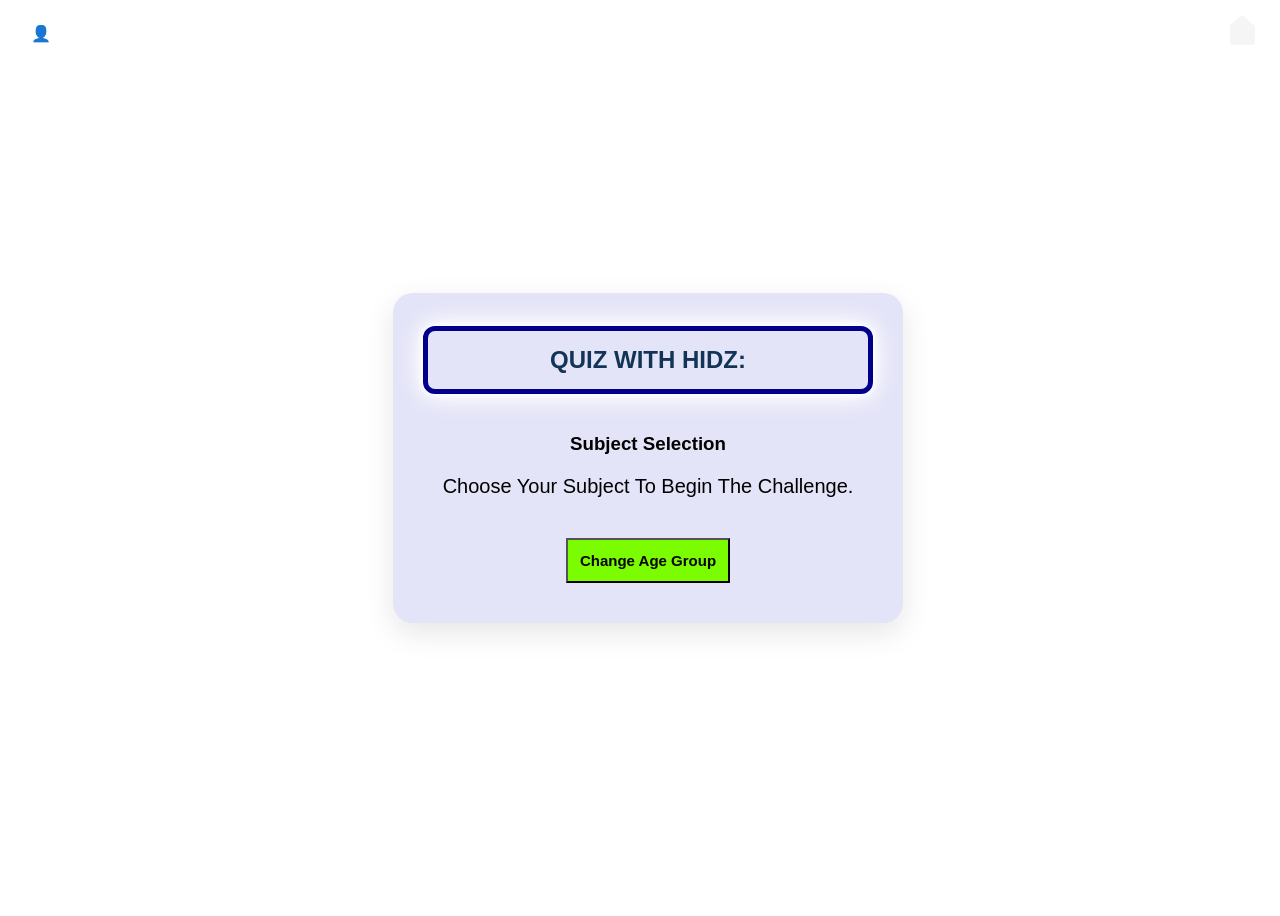
<file: subjects.html>
<!DOCTYPE html>
<html lang="en">
<head>
    <meta charset="UTF-8">
    <meta name="viewport" content="width=device-width, initial-scale=1.0">
    <title>select Subject-Quiz with Hidz</title>
</head>
<style>
    body{
      background-image:url('https://static.vecteezy.com/system/resources/thumbnails/043/732/088/small_2x/question-mark-particle-appear-slow-float-and-faded-with-bubbles-on-the-dark-blue-background-free-video.jpg');
      display:flex;
      justify-content: center;
      align-items: center;
      min-height: 100vh;
      font-family: 'Segoe UI', 'Segoe UI', Tahoma, Geneva, Verdana, sans-serif;
      background-repeat: no-repeat ;
      height:100%;
      width:100%;
      background-size:cover ;
    }
    .config-card{
       background:rgb(228, 228, 248);
       width:450px;
       padding: 30px;
       border-radius:20px;
       box-shadow: 0 10px 30px rgba(0,0,0,0.1);
       text-align: center;
    }
    .title{
        color:#123456;
        font-size: 24px;
         border-color: darkblue;
         border-style:solid;
        border-width: 5px;
        border-left: 0.3;
        border-right:0.3;
        padding:15px;
        border-radius: 12px;
        margin-top: 3px;
        box-shadow:0 0 5px white, 0 0 10px white, 0 0 20px white, 0 0 30px white;
    margin-bottom: 2px; 
   }
   .sub-title {
    font-size: 20px;
    margin-bottom: 20px;
    padding-bottom: 1px solid #eee;
   }
   .sub-btn{
    width:100%;
    padding: 15px;
    margin-bottom: 12px;
    background: transparent;
    border: 2px solid #e0e0e0;
    border-radius: 12px;
    font-size: 16px;
    font-weight:600;
    color: #333;
    cursor: pointer;
    transition: all 0.3s ease;
   }
   .sub-btn:hover{
    border-color: #5d5fef;
    background-color: #f8f9ff;
    transform:translateY(-2px);
   }
   .back-btn{
    font-size:15px;
    padding: 12px;
    margin-top:20px;
    margin-bottom: 10px;
    color:black;
    background-color:lawngreen;
    cursor:pointer;
}
.user-display {
    position: fixed;
    top: 15px;
    left: 15px;
    background: rgba(255, 255, 255, 0.2);
    padding: 8px 15px;
    border-radius: 20px;
    color: white;
    font-weight: bold;
    border: 1px solid rgba(255, 255, 255, 0.3);
    backdrop-filter: blur(5px);
    z-index: 2000; /* Ensures it stays on top */
}
.house-shape {
    width: 25px;
    height: 20px;
    background: whitesmoke;
    border-radius: 2px;
    
    /* Position it in the Top Right */
    position: fixed; 
    top: 25px;      /* Distance from top */
    right: 25px;    /* Distance from right */
    
    z-index: 100;   /* Keeps it above all other layers */
    cursor: pointer;
    transition: transform 0.3s ease;
}

/* Your roof code stays the same */
.house-shape::before {
    content: '';
    position: absolute;
    top: -10px;
    left: -1px;
    width: 0;
    height: 0;
    border-left: 13px solid transparent;
    border-right: 13px solid transparent;
    border-bottom: 11px solid whitesmoke;
}

.house-shape:hover {
    transform: scale(1.2);
}
    </style>
<body onload="checkagegroup()">

        <a href="login.html" class="home-icon" title="Go To Login">
            <div class="house-shape"></div></a>
        </a>
    <div id="user-name-tag" class="user-display">👤 <span id="display-name">Guest</span></div>
<div class="config-card"> <h1 class="title"> QUIZ WITH HIDZ:</h1><BR><h3> Subject Selection</h3>
<p class="sub-title">Choose Your Subject To Begin The Challenge.</p>
<div id="junior-card" class="sub-select-card" style="display:none">
    <h2 class="section-title" style="color:#2ecc71">Junior Subjects (Age 6-10) </h2>
    <div class="options">
        <button class="sub-btn" onclick="startquiz('GK')"> General Knowledge (GK)</button>
        <button class="sub-btn" onclick="startquiz('Maths')"> Basic Maths</button>
        <button class="sub-btn" onclick="startquiz('Science')"> General Science</button>
        <button class="sub-btn" onclick="startquiz('Fun') "> Fun & Pop Culture</button>
    </div>
</div>
<div id="intermediate-card" class="sub-select-card" style="display: none;">
    <h2 class="section-title" style="color:#e67e22"> Intermediate Subjects Age(11-17)</h2>
    <div class="options">
        <button class="sub-btn" onclick="startquiz('GK')">General Knowledge (GK) </button>
        <button class="sub-btn" onclick="startquiz('Maths')"> Mathematics</button> 
        <button class="sub-btn" onclick="startquiz('Science')">General Science</button>
        <button class="sub-btn" onclick="startquiz('SocialStudies')"> Social Studies</button>
        <button class="sub-btn" onclick="startquiz('Computer')">Computer Science </button>
</div>
 </div>
 <div id="Senior-card" class="sub-select-card" style="display: none;">
    <h2 class="section-title"  style="color:#9b59b6"> Senior Subjects Age(18+)</h2>
    <div class="options">
        <button class="sub-btn" onclick="startquiz('AdvancedScience')"> Advanced Sciences</button>
        <button class="sub-btn" onclick="startquiz('Economics')"> Economics & Finance</button>
        <button class="sub-btn" onclick="startquiz('Tech')"> Data Science & AI</button>
        <button class="sub-btn" onclick="startquiz('Law')">Political Science & Law </button>
    </div>
 </div>
 <button class="back-btn" onclick="window.location.href='age.html'"><b> Change Age Group </b> </button>
    </div>
    <script>
       
        function checkagegroup(){
            const params=new URLSearchParams(window.location.search);
            const group=params.get('group');
            if (group==='junior'){
                document.getElementById('junior-card').style.display='block';
            }
            else if(group==='intermediate'){
                document.getElementById('intermediate-card').style.display='block';
            }
            else if (group==='senior'){
                document.getElementById('Senior-card').style.display='block';
            }
        }
        function startquiz(subject){
            const params= new URLSearchParams(window.location.search);
            const group=params.get('group');
            alert("Starting "+ subject +" Quiz!");
            window.location.href="QuizPanel.html?subject=" + subject +"&age=" + group;
        }
    
    window.addEventListener('load', function() {
        const displayName = document.getElementById('display-name');
        const savedName = localStorage.getItem('quizUserName');

        if (savedName && displayName) {
            displayName.innerText = savedName;
        }
    });
        </script>

</body>
</html>
</file>
